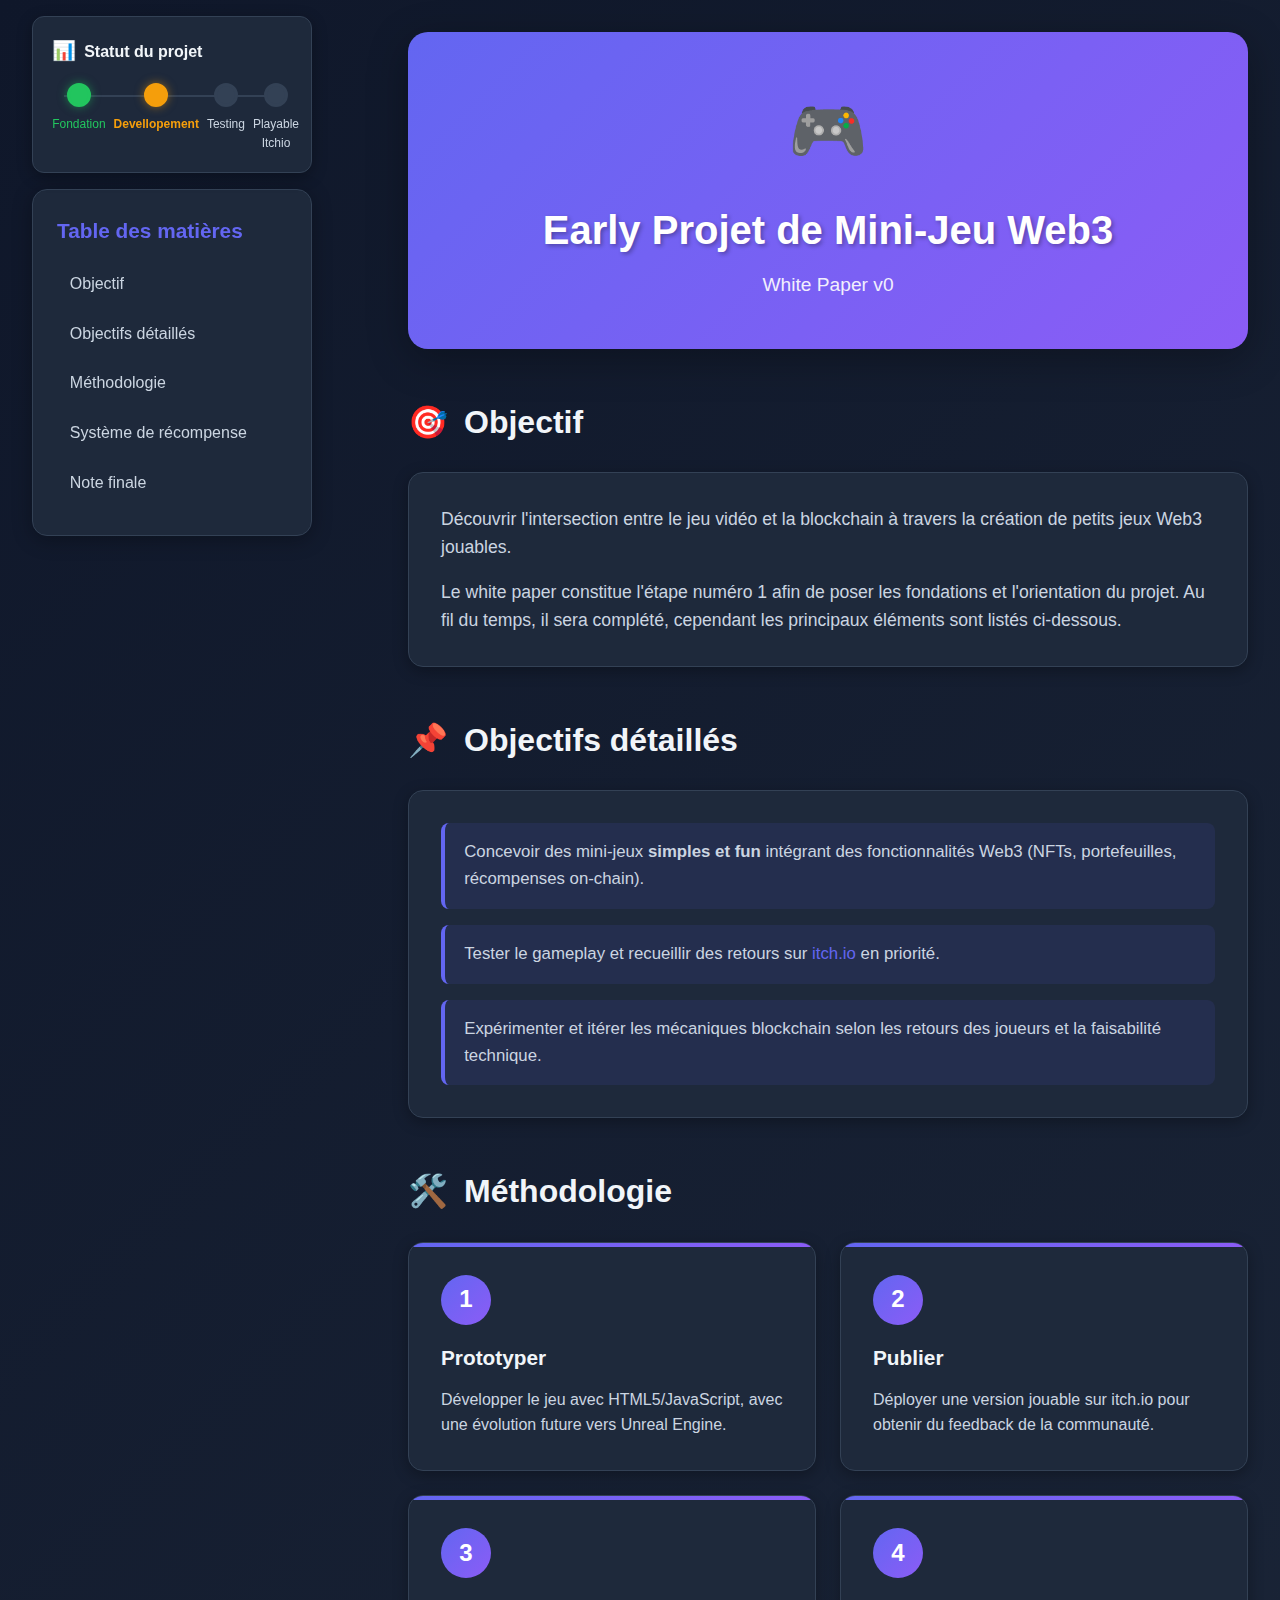
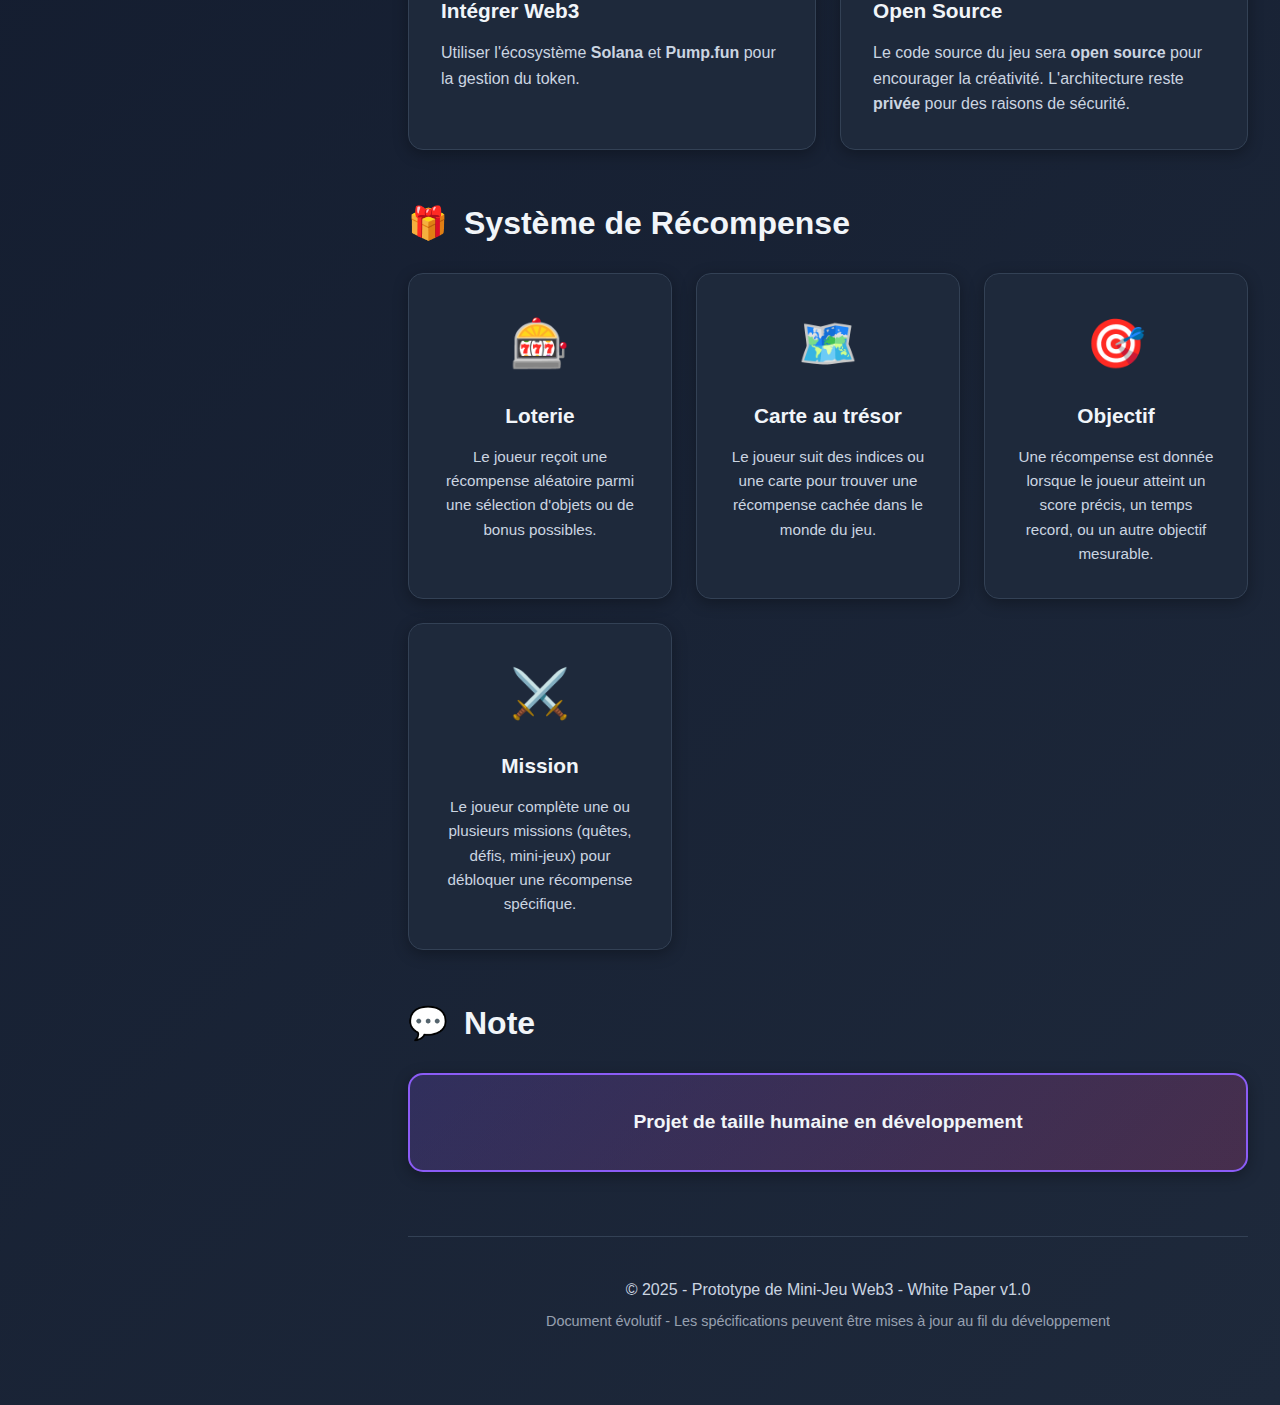
<file: gameOne.html>
<!DOCTYPE html>
<html lang="fr">
<head>
    <meta charset="UTF-8">
    <meta name="viewport" content="width=device-width, initial-scale=1.0">
    <title>White Paper - Prototype de Mini-Jeu Web3</title>
    <link rel="stylesheet" href="asset/css/whitepaper.css">
    <link rel="stylesheet" href="asset/css/notification.css">
</head>
<body>
    <div class="container">
        <header class="header">
            <div class="header-icon">🎮</div>
            <h1 class="main-title">Early Projet de Mini-Jeu Web3</h1>
            <p class="subtitle">White Paper v0</p>
        </header>

        <div class="notification-wrapper">
            <div class="status-banner">
                <div class="status-header">
                    <span class="status-icon">📊</span>
                    <span class="status-title">Statut du projet</span>
                </div>
                <div class="status-bar">
                    <div class="status-step completed">
                        <div class="status-dot"></div>
                        <span class="status-label">Fondation</span>
                    </div>
                    <div class="status-step active">
                        <div class="status-dot"></div>
                        <span class="status-label">Devellopement</span>
                    </div>
                    <div class="status-step">
                        <div class="status-dot"></div>
                        <span class="status-label">Testing</span>
                    </div>
                    <div class="status-step">
                        <div class="status-dot"></div>
                        <span class="status-label">Playable<br>Itchio</span>
                    </div>
                </div>
            </div>
        </div>

        <nav class="table-of-contents">
            <h2>Table des matières</h2>
            <ul>
                <li><a href="#objectif">Objectif</a></li>
                <li><a href="#objectifs-detailles">Objectifs détaillés</a></li>
                <li><a href="#methodologie">Méthodologie</a></li>
                <li><a href="#recompenses">Système de récompense</a></li>
                <li><a href="#note">Note finale</a></li>
            </ul>
        </nav>

        <section id="objectif" class="section">
            <div class="section-header">
                <span class="icon">🎯</span>
                <h2>Objectif</h2>
            </div>
            <div class="content-box">
                <p>Découvrir l'intersection entre le jeu vidéo et la blockchain à travers la création de petits jeux Web3 jouables.</p>
                <p>Le white paper constitue l'étape numéro 1 afin de poser les fondations et l'orientation du projet. Au fil du temps, il sera complété, cependant les principaux éléments sont listés ci-dessous.</p>
            </div>
        </section>

        <section id="objectifs-detailles" class="section">
            <div class="section-header">
                <span class="icon">📌</span>
                <h2>Objectifs détaillés</h2>
            </div>
            <div class="content-box">
                <ul class="objectives-list">
                    <li>Concevoir des mini-jeux <strong>simples et fun</strong> intégrant des fonctionnalités Web3 (NFTs, portefeuilles, récompenses on-chain).</li>
                    <li>Tester le gameplay et recueillir des retours sur <a href="https://itch.io" target="_blank" rel="noopener">itch.io</a> en priorité.</li>
                    <li>Expérimenter et itérer les mécaniques blockchain selon les retours des joueurs et la faisabilité technique.</li>
                </ul>
            </div>
        </section>

        <section id="methodologie" class="section">
            <div class="section-header">
                <span class="icon">🛠️</span>
                <h2>Méthodologie</h2>
            </div>
            <div class="methodology-grid">
                <div class="methodology-card">
                    <div class="card-number">1</div>
                    <h3>Prototyper</h3>
                    <p>Développer le jeu avec HTML5/JavaScript, avec une évolution future vers Unreal Engine.</p>
                </div>
                <div class="methodology-card">
                    <div class="card-number">2</div>
                    <h3>Publier</h3>
                    <p>Déployer une version jouable sur itch.io pour obtenir du feedback de la communauté.</p>
                </div>
                <div class="methodology-card">
                    <div class="card-number">3</div>
                    <h3>Intégrer Web3</h3>
                    <p>Utiliser l'écosystème <strong>Solana</strong> et <strong>Pump.fun</strong> pour la gestion du token.</p>
                </div>
                <div class="methodology-card">
                    <div class="card-number">4</div>
                    <h3>Open Source</h3>
                    <p>Le code source du jeu sera <strong>open source</strong> pour encourager la créativité. L'architecture reste <strong>privée</strong> pour des raisons de sécurité.</p>
                </div>
            </div>
        </section>

        <section id="recompenses" class="section">
            <div class="section-header">
                <span class="icon">🎁</span>
                <h2>Système de Récompense</h2>
            </div>
            <div class="rewards-container">
                <div class="reward-card">
                    <div class="reward-icon">🎰</div>
                    <h3>Loterie</h3>
                    <p>Le joueur reçoit une récompense aléatoire parmi une sélection d'objets ou de bonus possibles.</p>
                </div>
                <div class="reward-card">
                    <div class="reward-icon">🗺️</div>
                    <h3>Carte au trésor</h3>
                    <p>Le joueur suit des indices ou une carte pour trouver une récompense cachée dans le monde du jeu.</p>
                </div>
                <div class="reward-card">
                    <div class="reward-icon">🎯</div>
                    <h3>Objectif</h3>
                    <p>Une récompense est donnée lorsque le joueur atteint un score précis, un temps record, ou un autre objectif mesurable.</p>
                </div>
                <div class="reward-card">
                    <div class="reward-icon">⚔️</div>
                    <h3>Mission</h3>
                    <p>Le joueur complète une ou plusieurs missions (quêtes, défis, mini-jeux) pour débloquer une récompense spécifique.</p>
                </div>
            </div>
        </section>

        <section id="note" class="section note-section">
            <div class="section-header">
                <span class="icon">💬</span>
                <h2>Note</h2>
            </div>
            <div class="content-box note-box">
                <p><strong>Projet de taille humaine en développement</strong></p>
            </div>
        </section>

        <footer class="footer">
            <p>© 2025 - Prototype de Mini-Jeu Web3 - White Paper v1.0</p>
            <p class="footer-note">Document évolutif - Les spécifications peuvent être mises à jour au fil du développement</p>
        </footer>
    </div>
    <script src="asset/js/whitepaper.js"></script>
</body>
</html>
</file>
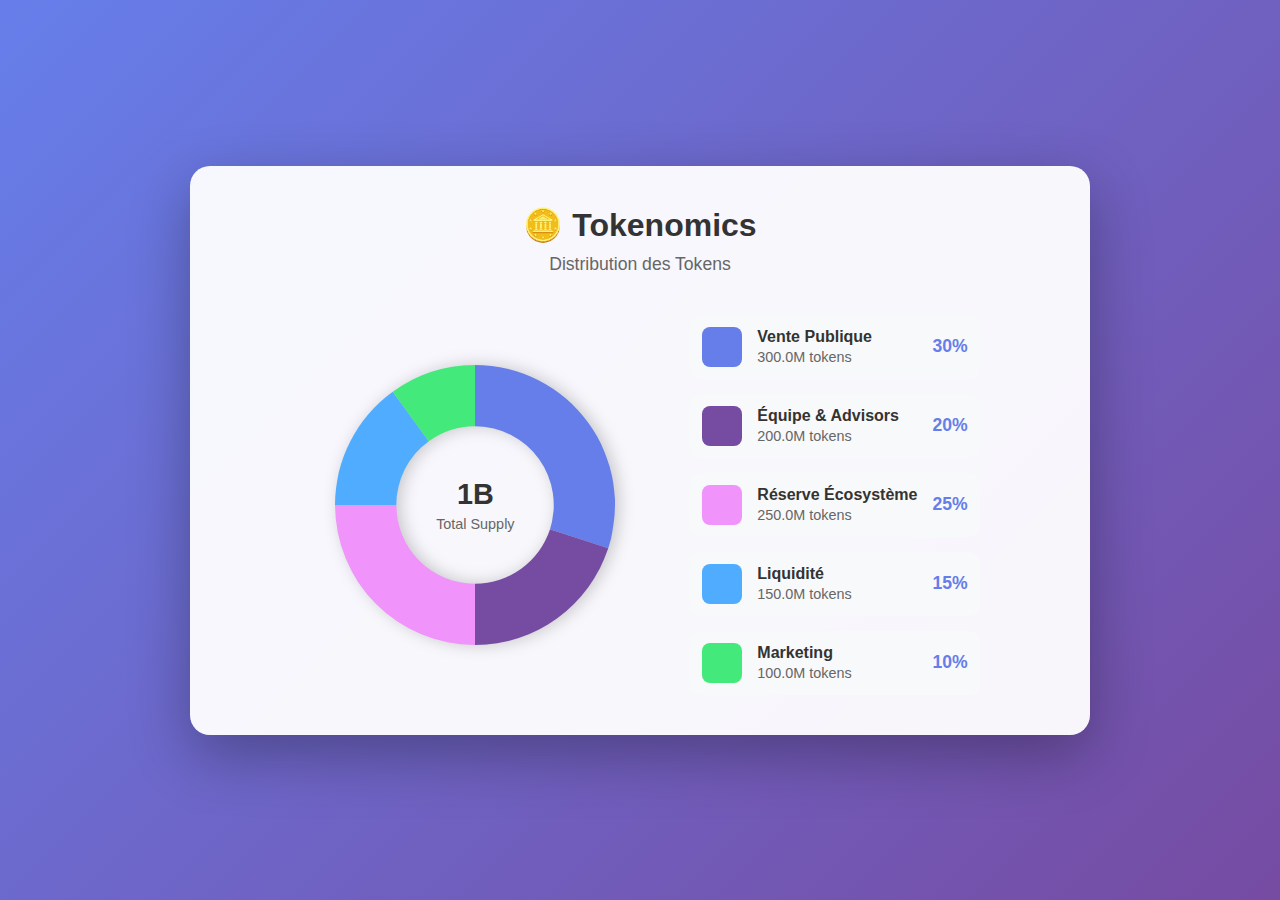
<file: t1.html>
<!DOCTYPE html>
<html lang="fr">
<head>
    <meta charset="UTF-8">
    <meta name="viewport" content="width=device-width, initial-scale=1.0">
    <title>Tokenomics Pie Chart</title>
    <style>
        * {
            margin: 0;
            padding: 0;
            box-sizing: border-box;
        }

        body {
            font-family: 'Segoe UI', Tahoma, Geneva, Verdana, sans-serif;
            background: linear-gradient(135deg, #667eea 0%, #764ba2 100%);
            min-height: 100vh;
            display: flex;
            justify-content: center;
            align-items: center;
            padding: 20px;
        }

        .container {
            background: rgba(255, 255, 255, 0.95);
            border-radius: 20px;
            padding: 40px;
            box-shadow: 0 20px 60px rgba(0, 0, 0, 0.3);
            max-width: 900px;
            width: 100%;
        }

        h1 {
            text-align: center;
            color: #333;
            margin-bottom: 10px;
            font-size: 2em;
        }

        .subtitle {
            text-align: center;
            color: #666;
            margin-bottom: 40px;
            font-size: 1.1em;
        }

        .chart-container {
            display: flex;
            gap: 40px;
            align-items: center;
            justify-content: center;
            flex-wrap: wrap;
        }

        .pie-wrapper {
            position: relative;
            width: 350px;
            height: 350px;
        }

        svg {
            transform: rotate(-90deg);
            filter: drop-shadow(0 4px 8px rgba(0, 0, 0, 0.2));
        }

        .slice {
            cursor: pointer;
            transition: all 0.3s ease;
            transform-origin: center;
        }

        .slice:hover {
            opacity: 0.8;
            filter: brightness(1.1);
        }

        .center-label {
            position: absolute;
            top: 50%;
            left: 50%;
            transform: translate(-50%, -50%);
            text-align: center;
            pointer-events: none;
        }

        .total-supply {
            font-size: 1.8em;
            font-weight: bold;
            color: #333;
        }

        .supply-label {
            font-size: 0.9em;
            color: #666;
            margin-top: 5px;
        }

        .legend {
            display: flex;
            flex-direction: column;
            gap: 15px;
            max-width: 400px;
        }

        .legend-item {
            display: flex;
            align-items: center;
            gap: 15px;
            padding: 12px;
            background: #f8f9fa;
            border-radius: 10px;
            transition: all 0.3s ease;
            cursor: pointer;
        }

        .legend-item:hover {
            background: #e9ecef;
            transform: translateX(5px);
        }

        .legend-color {
            width: 40px;
            height: 40px;
            border-radius: 8px;
            flex-shrink: 0;
        }

        .legend-info {
            flex: 1;
        }

        .legend-title {
            font-weight: 600;
            color: #333;
            font-size: 1em;
            margin-bottom: 3px;
        }

        .legend-value {
            color: #666;
            font-size: 0.9em;
        }

        .legend-percentage {
            font-weight: bold;
            color: #667eea;
            font-size: 1.1em;
        }

        @media (max-width: 768px) {
            .container {
                padding: 20px;
            }

            h1 {
                font-size: 1.5em;
            }

            .pie-wrapper {
                width: 280px;
                height: 280px;
            }

            .chart-container {
                gap: 20px;
            }
        }
    </style>
</head>
<body>
    <div class="container">
        <h1>🪙 Tokenomics</h1>
        <p class="subtitle">Distribution des Tokens</p>
        
        <div class="chart-container">
            <div class="pie-wrapper">
                <svg width="350" height="350" viewBox="0 0 200 200">
                    <g id="pie-chart"></g>
                </svg>
                <div class="center-label">
                    <div class="total-supply">1B</div>
                    <div class="supply-label">Total Supply</div>
                </div>
            </div>

            <div class="legend" id="legend"></div>
        </div>
    </div>

    <script>
        const data = [
            { label: 'Vente Publique', value: 30, color: '#667eea' },
            { label: 'Équipe & Advisors', value: 20, color: '#764ba2' },
            { label: 'Réserve Écosystème', value: 25, color: '#f093fb' },
            { label: 'Liquidité', value: 15, color: '#4facfe' },
            { label: 'Marketing', value: 10, color: '#43e97b' }
        ];

        const totalSupply = 1000000000; // 1 milliard
        const cx = 100;
        const cy = 100;
        const radius = 80;
        const innerRadius = 45; // Rayon intérieur pour le donut

        function formatNumber(num) {
            if (num >= 1000000000) return (num / 1000000000).toFixed(1) + 'B';
            if (num >= 1000000) return (num / 1000000).toFixed(1) + 'M';
            if (num >= 1000) return (num / 1000).toFixed(1) + 'K';
            return num.toString();
        }

        function polarToCartesian(centerX, centerY, radius, angleInDegrees) {
            const angleInRadians = (angleInDegrees * Math.PI) / 180.0;
            return {
                x: centerX + (radius * Math.cos(angleInRadians)),
                y: centerY + (radius * Math.sin(angleInRadians))
            };
        }

        function createSlice(startAngle, endAngle, color) {
            const start = polarToCartesian(cx, cy, radius, endAngle);
            const end = polarToCartesian(cx, cy, radius, startAngle);
            const innerStart = polarToCartesian(cx, cy, innerRadius, endAngle);
            const innerEnd = polarToCartesian(cx, cy, innerRadius, startAngle);
            const largeArcFlag = endAngle - startAngle <= 180 ? "0" : "1";

            const d = [
                "M", start.x, start.y,
                "A", radius, radius, 0, largeArcFlag, 0, end.x, end.y,
                "L", innerEnd.x, innerEnd.y,
                "A", innerRadius, innerRadius, 0, largeArcFlag, 1, innerStart.x, innerStart.y,
                "Z"
            ].join(" ");

            return d;
        }

        function renderChart() {
            const pieChart = document.getElementById('pie-chart');
            const legend = document.getElementById('legend');
            
            let currentAngle = 0;

            data.forEach((item, index) => {
                const sliceAngle = (item.value / 100) * 360;
                const endAngle = currentAngle + sliceAngle;

                const path = document.createElementNS("http://www.w3.org/2000/svg", "path");
                path.setAttribute("d", createSlice(currentAngle, endAngle, item.color));
                path.setAttribute("fill", item.color);
                path.setAttribute("class", "slice");
                path.setAttribute("data-index", index);

                path.addEventListener('mouseenter', function() {
                    this.style.transform = 'scale(1.05)';
                });

                path.addEventListener('mouseleave', function() {
                    this.style.transform = 'scale(1)';
                });

                pieChart.appendChild(path);

                const tokenAmount = (totalSupply * item.value) / 100;
                const legendItem = document.createElement('div');
                legendItem.className = 'legend-item';
                legendItem.innerHTML = `
                    <div class="legend-color" style="background: ${item.color}"></div>
                    <div class="legend-info">
                        <div class="legend-title">${item.label}</div>
                        <div class="legend-value">${formatNumber(tokenAmount)} tokens</div>
                    </div>
                    <div class="legend-percentage">${item.value}%</div>
                `;

                legendItem.addEventListener('mouseenter', function() {
                    const slicePath = document.querySelector(`path[data-index="${index}"]`);
                    slicePath.style.transform = 'scale(1.05)';
                    slicePath.style.opacity = '0.8';
                });

                legendItem.addEventListener('mouseleave', function() {
                    const slicePath = document.querySelector(`path[data-index="${index}"]`);
                    slicePath.style.transform = 'scale(1)';
                    slicePath.style.opacity = '1';
                });

                legend.appendChild(legendItem);

                currentAngle = endAngle;
            });
        }

        renderChart();
    </script>
</body>
</html>
</file>
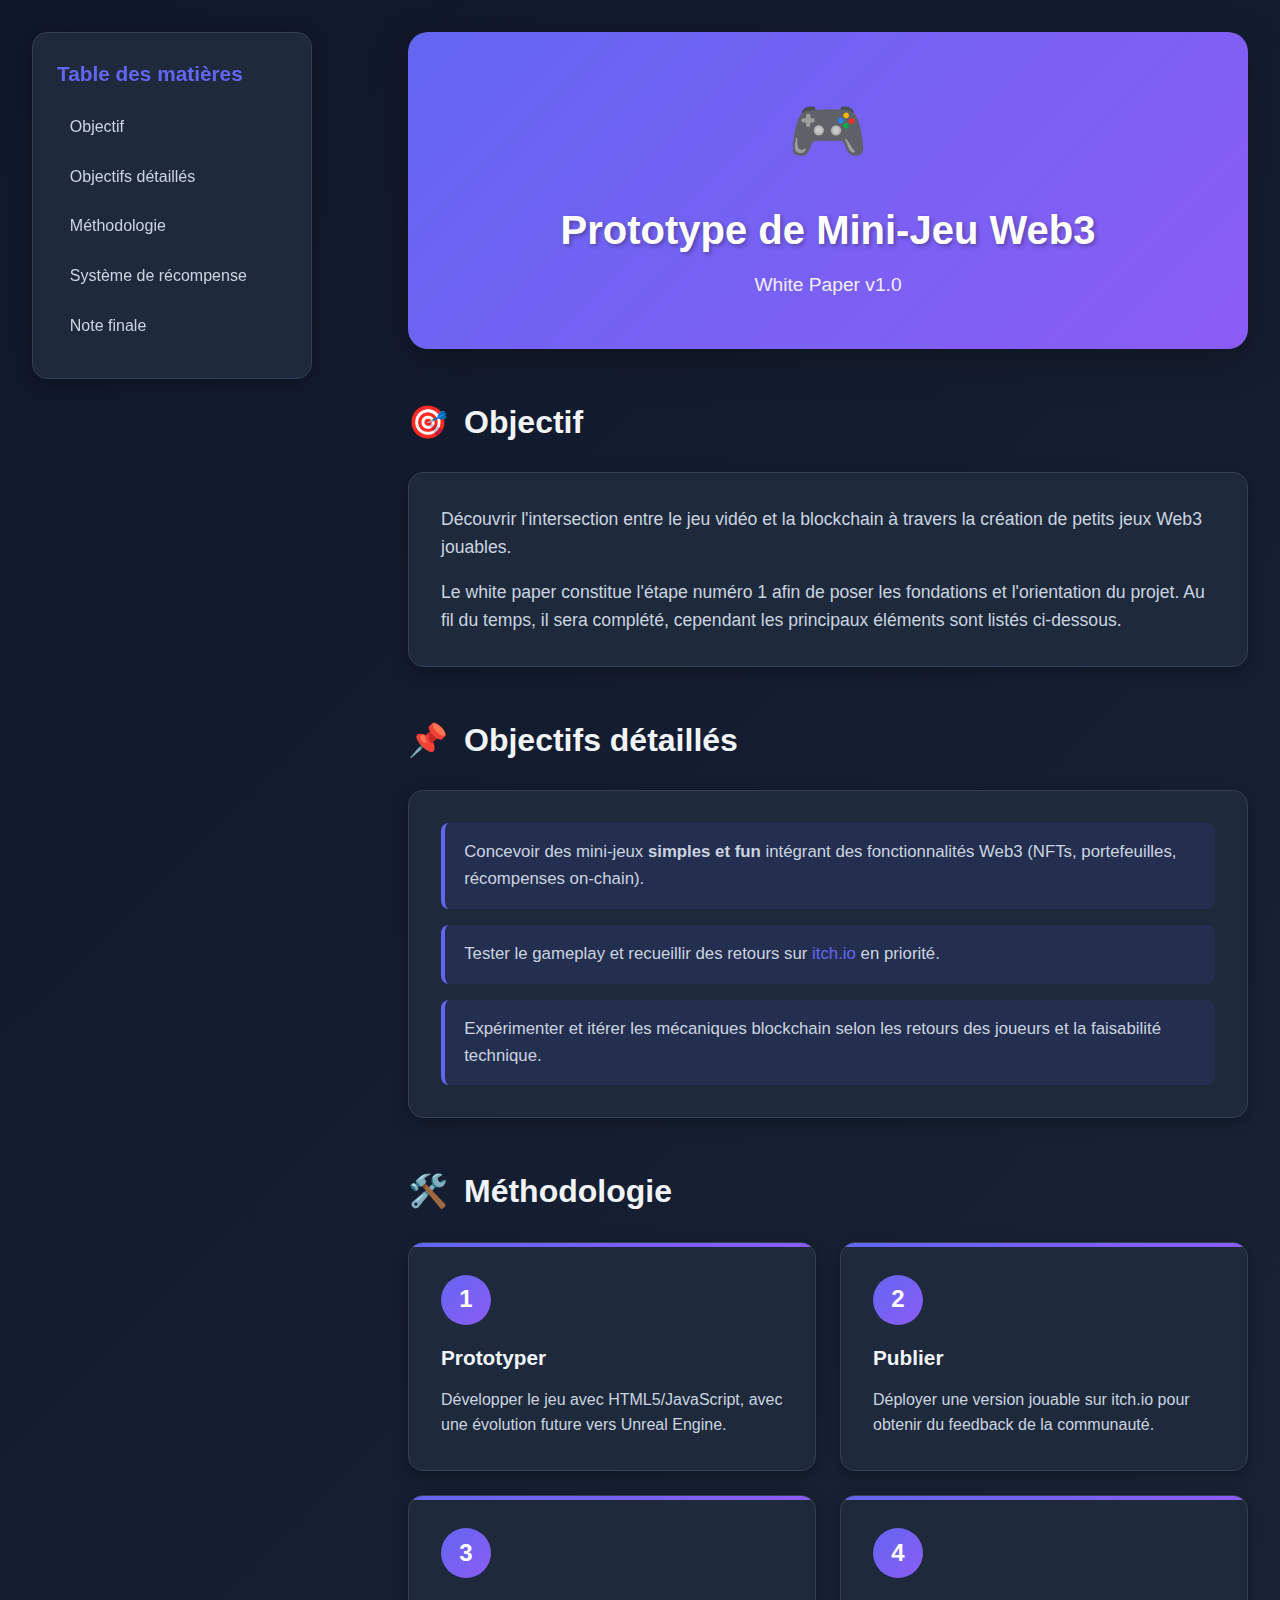
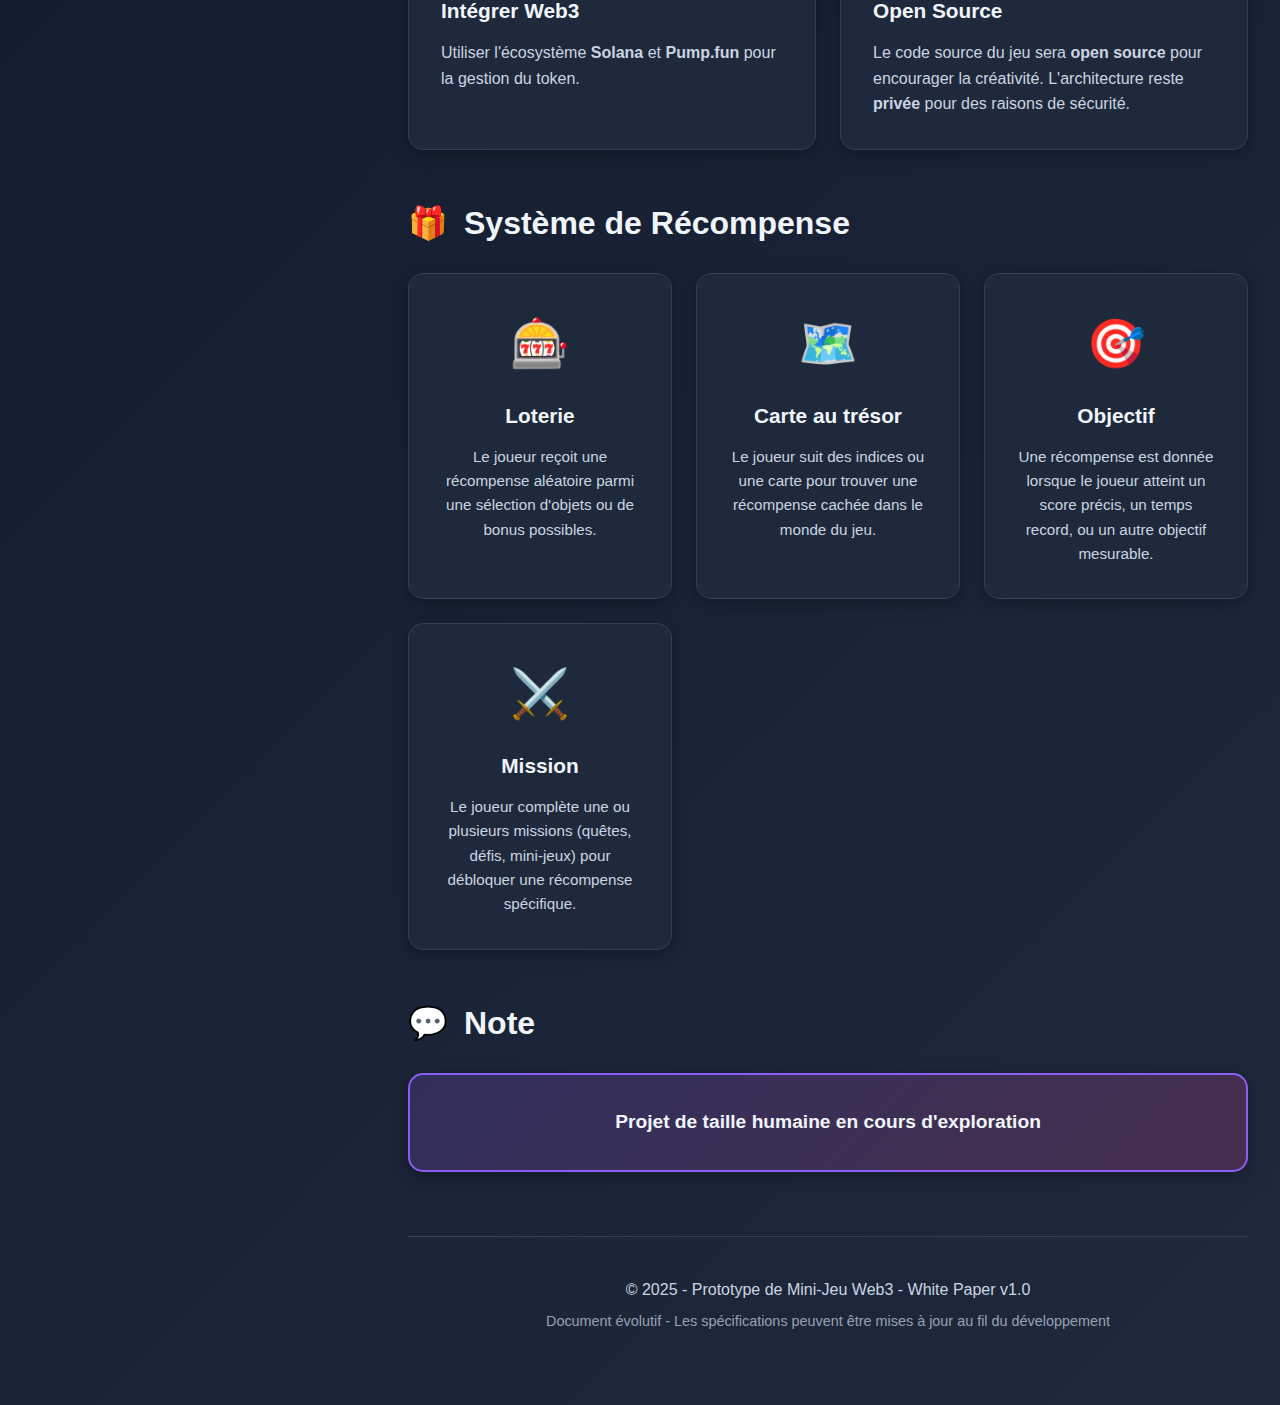
<file: whitepaper.html>
<!DOCTYPE html>
<html lang="fr">
<head>
    <meta charset="UTF-8">
    <meta name="viewport" content="width=device-width, initial-scale=1.0">
    <title>White Paper - Prototype de Mini-Jeu Web3</title>
    <link rel="stylesheet" href="asset/css/whitepaper.css">
</head>
<body>
    <div class="container">
        <header class="header">
            <div class="header-icon">🎮</div>
            <h1 class="main-title">Prototype de Mini-Jeu Web3</h1>
            <p class="subtitle">White Paper v1.0</p>
        </header>

        <nav class="table-of-contents">
            <h2>Table des matières</h2>
            <ul>
                <li><a href="#objectif">Objectif</a></li>
                <li><a href="#objectifs-detailles">Objectifs détaillés</a></li>
                <li><a href="#methodologie">Méthodologie</a></li>
                <li><a href="#recompenses">Système de récompense</a></li>
                <li><a href="#note">Note finale</a></li>
            </ul>
        </nav>

        <section id="objectif" class="section">
            <div class="section-header">
                <span class="icon">🎯</span>
                <h2>Objectif</h2>
            </div>
            <div class="content-box">
                <p>Découvrir l'intersection entre le jeu vidéo et la blockchain à travers la création de petits jeux Web3 jouables.</p>
                <p>Le white paper constitue l'étape numéro 1 afin de poser les fondations et l'orientation du projet. Au fil du temps, il sera complété, cependant les principaux éléments sont listés ci-dessous.</p>
            </div>
        </section>

        <section id="objectifs-detailles" class="section">
            <div class="section-header">
                <span class="icon">📌</span>
                <h2>Objectifs détaillés</h2>
            </div>
            <div class="content-box">
                <ul class="objectives-list">
                    <li>Concevoir des mini-jeux <strong>simples et fun</strong> intégrant des fonctionnalités Web3 (NFTs, portefeuilles, récompenses on-chain).</li>
                    <li>Tester le gameplay et recueillir des retours sur <a href="https://itch.io" target="_blank" rel="noopener">itch.io</a> en priorité.</li>
                    <li>Expérimenter et itérer les mécaniques blockchain selon les retours des joueurs et la faisabilité technique.</li>
                </ul>
            </div>
        </section>

        <section id="methodologie" class="section">
            <div class="section-header">
                <span class="icon">🛠️</span>
                <h2>Méthodologie</h2>
            </div>
            <div class="methodology-grid">
                <div class="methodology-card">
                    <div class="card-number">1</div>
                    <h3>Prototyper</h3>
                    <p>Développer le jeu avec HTML5/JavaScript, avec une évolution future vers Unreal Engine.</p>
                </div>
                <div class="methodology-card">
                    <div class="card-number">2</div>
                    <h3>Publier</h3>
                    <p>Déployer une version jouable sur itch.io pour obtenir du feedback de la communauté.</p>
                </div>
                <div class="methodology-card">
                    <div class="card-number">3</div>
                    <h3>Intégrer Web3</h3>
                    <p>Utiliser l'écosystème <strong>Solana</strong> et <strong>Pump.fun</strong> pour la gestion du token.</p>
                </div>
                <div class="methodology-card">
                    <div class="card-number">4</div>
                    <h3>Open Source</h3>
                    <p>Le code source du jeu sera <strong>open source</strong> pour encourager la créativité. L'architecture reste <strong>privée</strong> pour des raisons de sécurité.</p>
                </div>
            </div>
        </section>

        <section id="recompenses" class="section">
            <div class="section-header">
                <span class="icon">🎁</span>
                <h2>Système de Récompense</h2>
            </div>
            <div class="rewards-container">
                <div class="reward-card">
                    <div class="reward-icon">🎰</div>
                    <h3>Loterie</h3>
                    <p>Le joueur reçoit une récompense aléatoire parmi une sélection d'objets ou de bonus possibles.</p>
                </div>
                <div class="reward-card">
                    <div class="reward-icon">🗺️</div>
                    <h3>Carte au trésor</h3>
                    <p>Le joueur suit des indices ou une carte pour trouver une récompense cachée dans le monde du jeu.</p>
                </div>
                <div class="reward-card">
                    <div class="reward-icon">🎯</div>
                    <h3>Objectif</h3>
                    <p>Une récompense est donnée lorsque le joueur atteint un score précis, un temps record, ou un autre objectif mesurable.</p>
                </div>
                <div class="reward-card">
                    <div class="reward-icon">⚔️</div>
                    <h3>Mission</h3>
                    <p>Le joueur complète une ou plusieurs missions (quêtes, défis, mini-jeux) pour débloquer une récompense spécifique.</p>
                </div>
            </div>
        </section>

        <section id="note" class="section note-section">
            <div class="section-header">
                <span class="icon">💬</span>
                <h2>Note</h2>
            </div>
            <div class="content-box note-box">
                <p><strong>Projet de taille humaine en cours d'exploration</strong></p>
            </div>
        </section>

        <footer class="footer">
            <p>© 2025 - Prototype de Mini-Jeu Web3 - White Paper v1.0</p>
            <p class="footer-note">Document évolutif - Les spécifications peuvent être mises à jour au fil du développement</p>
        </footer>
    </div>
</body>
</html>
</file>
<file: asset/css/notification.css>
.notification-wrapper {
    position: fixed;
    left: 2rem;
    top: 1rem;
    width: 280px;
    z-index: 1001;
}

.status-banner {
    background: var(--bg-card);
    border: 1px solid var(--border);
    padding: 1.2rem;
    border-radius: 12px;
    box-shadow: 0 4px 15px var(--shadow);
}

.status-header {
    display: flex;
    align-items: center;
    gap: 0.5rem;
    margin-bottom: 1rem;
    font-weight: 600;
    font-size: 1rem;
    color: var(--text-primary);
}

.status-icon {
    font-size: 1.2rem;
}

.status-title {
    flex: 1;
}

.status-bar {
    display: flex;
    justify-content: space-between;
    gap: 0.5rem;
    position: relative;
}

.status-bar::before {
    content: '';
    position: absolute;
    top: 12px;
    left: 12px;
    right: 12px;
    height: 2px;
    background: var(--border);
    z-index: 0;
}

.status-step {
    display: flex;
    flex-direction: column;
    align-items: center;
    gap: 0.5rem;
    flex: 1;
    position: relative;
    z-index: 1;
}

.status-dot {
    width: 24px;
    height: 24px;
    border-radius: 50%;
    background: var(--bg-main);
    border: 3px solid var(--border);
    transition: all 0.3s ease;
}

.status-step.completed .status-dot {
    background: #22c55e;
    border-color: #22c55e;
    box-shadow: 0 0 10px rgba(34, 197, 94, 0.5);
}

.status-step.active .status-dot {
    background: #f59e0b;
    border-color: #f59e0b;
    box-shadow: 0 0 10px rgba(245, 158, 11, 0.5);
    animation: pulse 2s ease-in-out infinite;
}

.status-step:not(.completed):not(.active) .status-dot {
    background: var(--bg-card-hover);
    border-color: var(--border);
}

@keyframes pulse {
    0%, 100% {
        transform: scale(1);
        opacity: 1;
    }
    50% {
        transform: scale(1.1);
        opacity: 0.8;
    }
}

.status-label {
    font-size: 0.75rem;
    color: var(--text-secondary);
    font-weight: 500;
    text-align: center;
}

.status-step.completed .status-label {
    color: #22c55e;
}

.status-step.active .status-label {
    color: #f59e0b;
    font-weight: 600;
}
</file>
<file: asset/css/whitepaper.css>
/* ========== RESET ET STYLES DE BASE ========== */
* {
    margin: 0;
    padding: 0;
    box-sizing: border-box;
}

/* ========== VARIABLES THÈME ========== */

/* Variables pour le thème sombre (par défaut) */
:root,
:root[data-theme="dark"] {
    --primary: #6366f1;
    --primary-dark: #4f46e5;
    --secondary: #8b5cf6;
    --accent: #ec4899;
    --bg-main: #0f172a;
    --bg-gradient: linear-gradient(135deg, #0f172a 0%, #1e293b 100%);
    --bg-card: #1e293b;
    --bg-card-hover: #334155;
    --text-primary: #f1f5f9;
    --text-secondary: #cbd5e1;
    --border: #334155;
    --shadow: rgba(0, 0, 0, 0.3);
}

/* Variables pour le thème clair */
:root[data-theme="light"] {
    --primary: #4f46e5;
    --primary-dark: #4338ca;
    --secondary: #7c3aed;
    --accent: #db2777;
    --bg-main: #f8fafc;
    --bg-gradient: linear-gradient(135deg, #e0e7ff 0%, #f3e8ff 100%);
    --bg-card: #ffffff;
    --bg-card-hover: #f1f5f9;
    --text-primary: #0f172a;
    --text-secondary: #475569;
    --border: #e2e8f0;
    --shadow: rgba(0, 0, 0, 0.1);
}

/* ========== BODY ========== */
body {
    font-family: 'Segoe UI', Tahoma, Geneva, Verdana, sans-serif;
    background: var(--bg-gradient);
    color: var(--text-primary);
    line-height: 1.6;
    min-height: 100vh;
    transition: background 0.5s ease, color 0.3s ease;
}

/* Animation lors du switch de thème */
body.theme-transitioning {
    animation: themeSwitch 0.5s ease-in-out;
}

@keyframes themeSwitch {
    0% {
        opacity: 1;
    }
    50% {
        opacity: 0.95;
        transform: scale(0.99);
    }
    100% {
        opacity: 1;
        transform: scale(1);
    }
}

.container {
    max-width: 1200px;
    margin: 0 auto;
    padding: 2rem;
    margin-left: calc(280px + 4rem + 2rem);
}

/* ========== HEADER ========== */
.header {
    text-align: center;
    padding: 3rem 2rem;
    background: linear-gradient(135deg, var(--primary) 0%, var(--secondary) 100%);
    border-radius: 20px;
    margin-bottom: 3rem;
    box-shadow: 0 10px 40px var(--shadow);
    position: relative;
    overflow: hidden;
    transition: background 0.3s ease;
}

.header::before {
    content: '';
    position: absolute;
    top: 0;
    left: 0;
    width: 100%;
    height: 100%;
    background-image: var(--header-bg-image, none);
    background-size: cover;
    background-position: center;
    background-repeat: no-repeat;
    opacity: 0.3;
    z-index: 0;
}

.header-icon,
.main-title,
.subtitle {
    position: relative;
    z-index: 1;
}

.header-icon {
    font-size: 4rem;
    margin-bottom: 1rem;
    animation: float 3s ease-in-out infinite;
}

@keyframes float {
    0%, 100% { transform: translateY(0px); }
    50% { transform: translateY(-10px); }
}

.main-title {
    font-size: 2.5rem;
    font-weight: 700;
    margin-bottom: 0.5rem;
    text-shadow: 2px 2px 4px rgba(0, 0, 0, 0.3);
}

.subtitle {
    font-size: 1.2rem;
    opacity: 0.9;
    font-weight: 300;
}

.header .main-title,
.header .subtitle {
    color: #ffffff;
}

:root[data-theme="light"] .header {
    color: #ffffff;
}

:root[data-theme="light"] .main-title,
:root[data-theme="light"] .subtitle {
    color: #ffffff;
    text-shadow: 2px 2px 4px rgba(0, 0, 0, 0.3);
}

/* ========== CLASSE BANNIERE PERSONNALISÉE ========== */
.banniereUp {
    background: transparent !important;
}

.banniereUp::before {
    opacity: 1 !important;
}

.banniereUp .header-icon {
    opacity: 0;
}

.banniereUp .main-title {
    opacity: 0;
}

.banniereUp .subtitle {
    opacity: 0;
}

/* ========== TABLE DES MATIÈRES ========== */
.table-of-contents {
    position: fixed;
    left: 2rem;
    top: 2rem;
    width: 280px;
    background: var(--bg-card);
    padding: 1.5rem;
    border-radius: 15px;
    border: 1px solid var(--border);
    box-shadow: 0 4px 20px var(--shadow);
    max-height: calc(100vh - 4rem);
    overflow-y: auto;
    z-index: 1000;
    transition: all 0.3s ease;
}

.table-of-contents h2 {
    color: var(--primary);
    margin-bottom: 1rem;
    font-size: 1.3rem;
}

.table-of-contents ul {
    list-style: none;
}

.table-of-contents li {
    margin: 0.5rem 0;
}

.table-of-contents a {
    color: var(--text-secondary);
    text-decoration: none;
    transition: all 0.3s ease;
    display: inline-block;
    padding: 0.5rem 0.8rem;
    border-radius: 8px;
    width: 100%;
}

.table-of-contents a:hover {
    color: var(--primary);
    background: rgba(99, 102, 241, 0.1);
    transform: translateX(5px);
}

/* ========== SECTIONS ========== */
.section {
    margin-bottom: 3rem;
}

.section-header {
    display: flex;
    align-items: center;
    gap: 1rem;
    margin-bottom: 1.5rem;
}

.section-header .icon {
    font-size: 2rem;
}

.section-header h2 {
    font-size: 2rem;
    color: var(--text-primary);
    font-weight: 600;
}

.content-box {
    background: var(--bg-card);
    padding: 2rem;
    border-radius: 15px;
    border: 1px solid var(--border);
    box-shadow: 0 4px 15px var(--shadow);
    transition: all 0.3s ease;
}

.content-box p {
    margin-bottom: 1rem;
    color: var(--text-secondary);
    font-size: 1.1rem;
}

.content-box p:last-child {
    margin-bottom: 0;
}

/* ========== LISTES D'OBJECTIFS ========== */
.objectives-list,
.explains-list,
.roadmap-checklist {
    list-style: none;
    padding: 0;
    margin: 0;
}

.objectives-list li {
    padding: 1rem 1.2rem;
    margin-bottom: 1rem;
    background: rgba(99, 102, 241, 0.1);
    border-left: 4px solid var(--primary);
    border-radius: 8px;
    color: var(--text-secondary);
    font-size: 1.05rem;
    transition: all 0.3s ease;
}

.objectives-list li:last-child {
    margin-bottom: 0;
}

.objectives-list a {
    color: var(--primary);
    text-decoration: none;
    font-weight: 500;
}

.objectives-list a:hover {
    text-decoration: underline;
}

/* ========== GRILLE MÉTHODOLOGIE ========== */
.methodology-grid {
    display: grid;
    grid-template-columns: repeat(auto-fit, minmax(280px, 1fr));
    gap: 1.5rem;
    margin-bottom: 2rem;
}

.methodology-card {
    background: var(--bg-card);
    padding: 2rem;
    border-radius: 15px;
    border: 1px solid var(--border);
    transition: all 0.3s ease;
    position: relative;
    overflow: hidden;
    box-shadow: 0 4px 15px var(--shadow);
}

.methodology-card::before {
    content: '';
    position: absolute;
    top: 0;
    left: 0;
    width: 100%;
    height: 4px;
    background: linear-gradient(90deg, var(--primary), var(--secondary));
}

.methodology-card:hover {
    transform: translateY(-5px);
    box-shadow: 0 10px 30px var(--shadow);
    background: var(--bg-card-hover);
}

.card-number {
    width: 50px;
    height: 50px;
    background: linear-gradient(135deg, var(--primary), var(--secondary));
    border-radius: 50%;
    display: flex;
    align-items: center;
    justify-content: center;
    font-size: 1.5rem;
    font-weight: bold;
    margin-bottom: 1rem;
    color: #ffffff;
}

.methodology-card h3 {
    font-size: 1.3rem;
    margin-bottom: 0.8rem;
    color: var(--text-primary);
}

.methodology-card p {
    color: var(--text-secondary);
    line-height: 1.6;
}

/* ========== CARTES DE RÉCOMPENSES ========== */
.rewards-container {
    display: grid;
    grid-template-columns: repeat(auto-fit, minmax(250px, 1fr));
    gap: 1.5rem;
    margin-bottom: 2rem;
}

.reward-card {
    background: var(--bg-card);
    padding: 2rem;
    border-radius: 15px;
    border: 1px solid var(--border);
    text-align: center;
    transition: all 0.3s ease;
    box-shadow: 0 4px 15px var(--shadow);
}

.reward-card:hover {
    transform: scale(1.05);
    box-shadow: 0 10px 30px var(--shadow);
    border-color: var(--primary);
}

.reward-icon {
    font-size: 3rem;
    margin-bottom: 1rem;
}

.reward-card h3 {
    font-size: 1.3rem;
    margin-bottom: 0.8rem;
    color: var(--text-primary);
}

.reward-card p {
    color: var(--text-secondary);
    font-size: 0.95rem;
}

/* ========== EXPLICATIONS DES RÉCOMPENSES ========== */
.explains-container {
    background: var(--bg-card);
    padding: 2rem;
    border-radius: 15px;
    border: 1px solid var(--border);
    box-shadow: 0 4px 15px var(--shadow);
    margin-top: 2rem;
    transition: all 0.3s ease;
}

.explains-container h3 {
    font-size: 1.5rem;
    color: var(--text-primary);
    margin-bottom: 1.5rem;
    display: flex;
    align-items: center;
    gap: 0.5rem;
}

.explains-list li {
    padding: 1rem 1.2rem;
    margin-bottom: 1rem;
    background: rgba(99, 102, 241, 0.05);
    border-left: 4px solid var(--primary);
    border-radius: 8px;
    color: var(--text-secondary);
    font-size: 1.05rem;
    transition: all 0.3s ease;
}

.explains-list li:hover {
    background: rgba(99, 102, 241, 0.15);
    transform: translateX(5px);
}

.explains-list li:last-child {
    margin-bottom: 0;
}

.explains-list strong {
    color: var(--primary);
    font-weight: 600;
}

/* ========== ROADMAP ========== */
.roadmap-timeline {
    display: flex;
    flex-direction: column;
    gap: 2rem;
}

.roadmap-phase {
    background: var(--bg-card);
    padding: 2rem;
    border-radius: 15px;
    border: 1px solid var(--border);
    box-shadow: 0 4px 15px var(--shadow);
    transition: all 0.3s ease;
    position: relative;
    overflow: hidden;
}

.roadmap-phase::before {
    content: '';
    position: absolute;
    top: 0;
    left: 0;
    width: 100%;
    height: 4px;
    background: linear-gradient(90deg, var(--primary), var(--secondary));
}

.phase-header {
    display: flex;
    align-items: center;
    gap: 1.5rem;
    margin-bottom: 1.5rem;
}

.phase-number {
    color: #ffffff;
    min-width: 60px;
    height: 60px;
    background: linear-gradient(135deg, var(--primary), var(--secondary));
    border-radius: 50%;
    display: flex;
    align-items: center;
    justify-content: center;
    font-size: 1.8rem;
    font-weight: bold;
    box-shadow: 0 4px 15px rgba(99, 102, 241, 0.4);
}

.phase-header h3 {
    font-size: 1.5rem;
    color: var(--text-primary);
    margin: 0;
}

.roadmap-checklist li {
    padding: 0.8rem 1rem;
    margin-bottom: 0.8rem;
    background: rgba(99, 102, 241, 0.05);
    border-left: 3px solid var(--border);
    border-radius: 8px;
    color: var(--text-secondary);
    font-size: 1rem;
    transition: all 0.3s ease;
    display: flex;
    align-items: flex-start;
    gap: 0.8rem;
}

.roadmap-checklist li:hover {
    background: rgba(99, 102, 241, 0.1);
    border-left-color: var(--primary);
    transform: translateX(3px);
}

.roadmap-checklist li:last-child {
    margin-bottom: 0;
}

/* Cercles de statut dans la roadmap */
.status-circle {
    display: inline-block;
    width: 14px;
    height: 14px;
    border-radius: 50%;
    margin-top: 3px;
    flex-shrink: 0;
}

.status-circle.todo {
    background-color: #94a3b8;
}

.status-circle.progress {
    background-color: #f97316;
}

.status-circle.done {
    background-color: #22c55e;
}

/* Légende Roadmap */
.legend-box {
    background: var(--bg-card);
    border: 1px solid var(--border);
    border-radius: 12px;
    padding: 1rem 1.5rem;
    margin-bottom: 2rem;
    box-shadow: 0 4px 10px var(--shadow);
    display: inline-block;
}

.legend-box p {
    color: var(--text-primary);
    margin-bottom: 0.5rem;
    font-weight: 600;
}

.legend-title {
    color: var(--text-primary);
    margin-bottom: 0.5rem;
    font-weight: 600;
}

.legend-items {
    display: flex;
    align-items: center;
    gap: 1.5rem;
    flex-wrap: wrap;
}

.legend-item {
    display: flex;
    align-items: center;
    gap: 0.5rem;
    color: var(--text-secondary);
    font-size: 1rem;
    background: rgba(99, 102, 241, 0.08);
    padding: 0.4rem 0.8rem;
    border-radius: 8px;
    transition: all 0.3s ease;
}

.legend-item:hover {
    background: rgba(99, 102, 241, 0.15);
    transform: translateY(-2px);
}

/* ========== NOTE SECTION ========== */
.note-section .content-box {
    background: linear-gradient(135deg, rgba(139, 92, 246, 0.2), rgba(236, 72, 153, 0.2));
    border: 2px solid var(--secondary);
}

:root[data-theme="light"] .note-section .content-box {
    background: linear-gradient(135deg, rgba(124, 58, 237, 0.15), rgba(219, 39, 119, 0.15));
    border: 2px solid var(--secondary);
}

.note-box p {
    text-align: center;
    font-size: 1.2rem;
    color: var(--text-primary);
}

/* ========== FOOTER ========== */
.footer {
    text-align: center;
    padding: 2rem;
    margin-top: 4rem;
    border-top: 1px solid var(--border);
    color: var(--text-secondary);
}

.footer p {
    margin: 0.5rem 0;
}

.footer-note {
    font-size: 0.9rem;
    opacity: 0.7;
}

/* Réseaux sociaux dans le footer */
.social-links {
    display: flex;
    justify-content: center;
    gap: 1.5rem;
    margin-top: 1rem;
}

.social-icon {
    font-size: 1.8rem;
    color: var(--text-secondary);
    transition: all 0.3s ease;
}

.social-icon:hover {
    transform: scale(1.2);
}

/* Couleurs spécifiques par réseau */
.social-icon.x:hover { color: #000000; }
.social-icon.twitter:hover { color: #1DA1F2; }
.social-icon.discord:hover { color: #5865F2; }
.social-icon.github:hover { color: #fff; }
.social-icon.linkedin:hover { color: #0077B5; }
.social-icon.itchio:hover { color: #FA5C5C; }
.social-icon.youtube:hover { color: #FF0000; }

/* ========== BANNIÈRE DE NOTIFICATION ========== */
.notification-banner {
    background: linear-gradient(135deg, #dc2626, #ef4444);
    transition: background 0.3s ease;
}

:root[data-theme="light"] .notification-banner {
    background: linear-gradient(135deg, #f97316, #fb923c);
    color: #ffffff;
}

/* ========== RESPONSIVE ========== */
@media (max-width: 1200px) {
    .table-of-contents {
        position: static;
        width: 100%;
        margin-bottom: 2rem;
        max-height: none;
    }
    
    .container {
        margin-left: auto;
        max-width: 100%;
    }
}

@media (max-width: 768px) {
    .container {
        padding: 1rem;
    }

    .main-title {
        font-size: 2rem;
    }

    .methodology-grid,
    .rewards-container {
        grid-template-columns: 1fr;
    }

    .section-header h2 {
        font-size: 1.5rem;
    }
}
</file>
